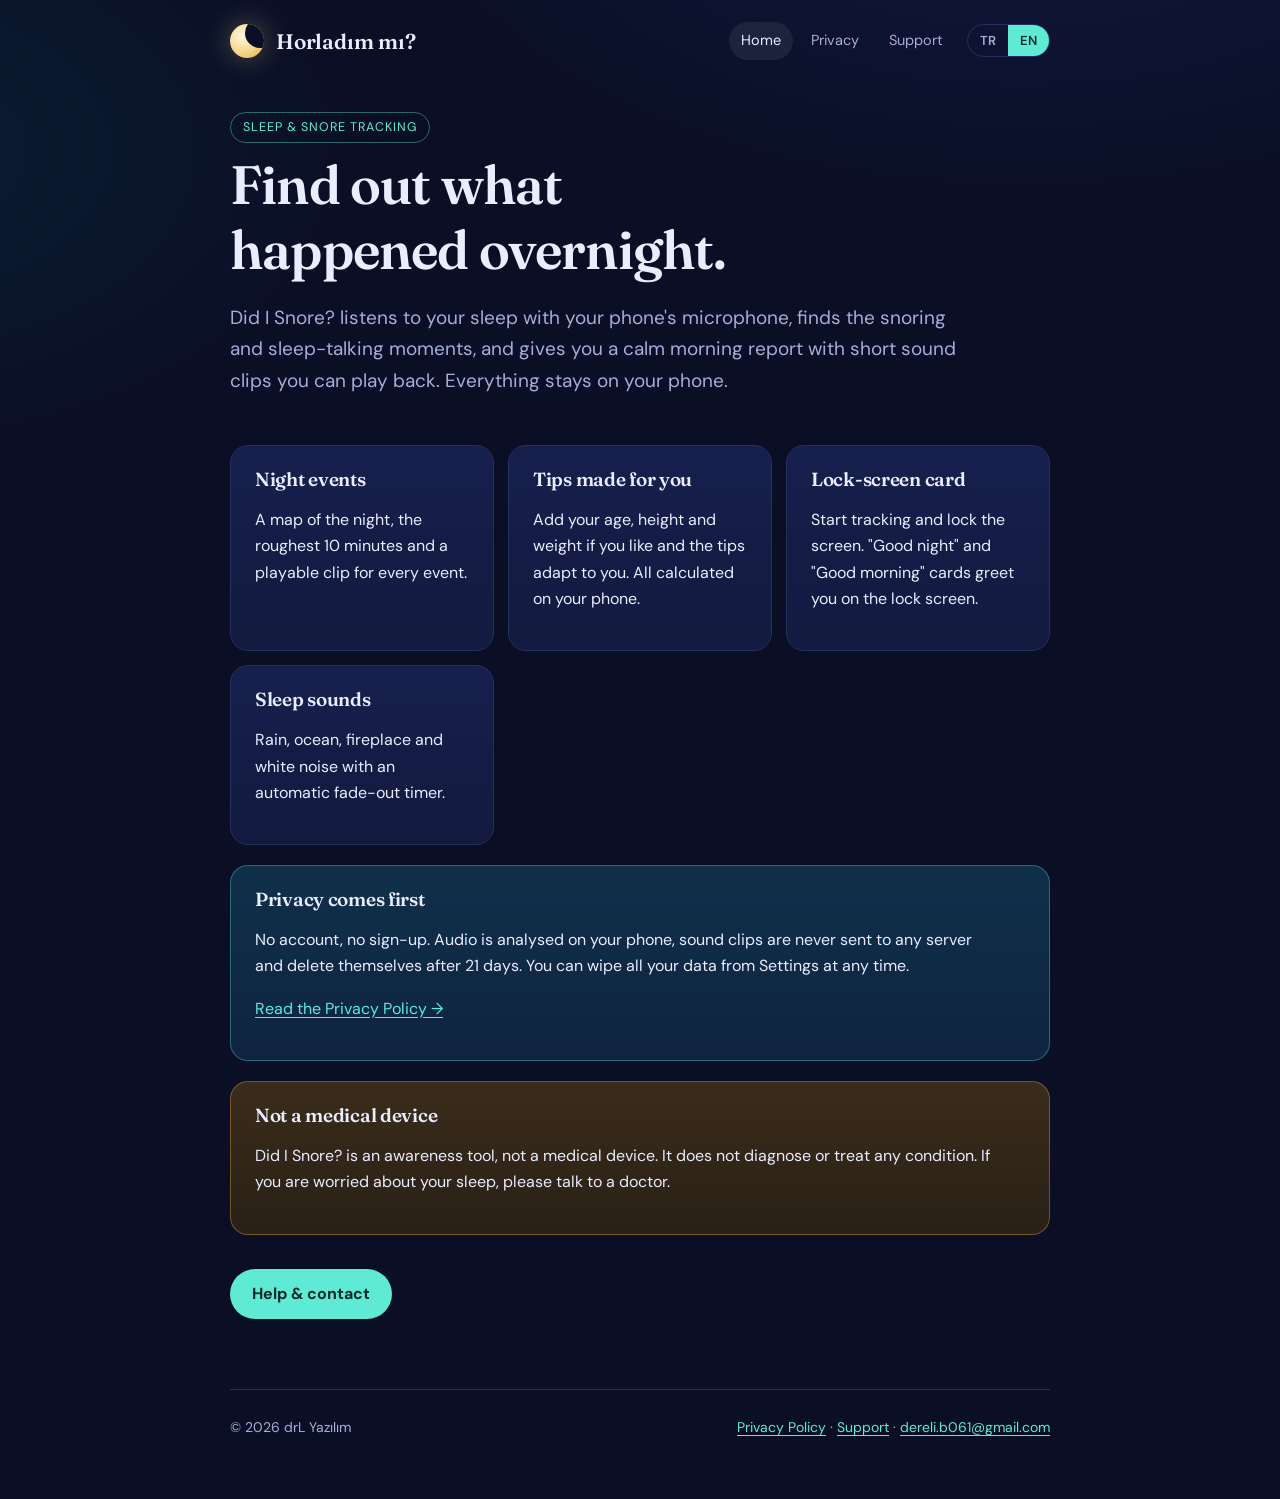
<file: index.html>
<!doctype html>
<html lang="tr" data-lang="tr" data-title-tr="Horladım mı? – Uyku ve horlama takibi" data-title-en="Did I Snore? – Sleep & snore tracker">
<head>
<meta charset="utf-8">
<meta name="viewport" content="width=device-width,initial-scale=1,viewport-fit=cover">
<title>Horladım mı? – Uyku ve horlama takibi</title>
<meta name="description" content="Horladım mı? uyku ve horlama takip uygulaması. Gizlilik odaklı, cihaz içi analiz.">
<meta name="theme-color" content="#0a0f26">
<link rel="preconnect" href="https://fonts.googleapis.com"><link rel="preconnect" href="https://fonts.gstatic.com" crossorigin><link href="https://fonts.googleapis.com/css2?family=DM+Sans:wght@400;500;700&family=Fraunces:opsz,wght@9..144,500;9..144,600&display=swap" rel="stylesheet">
<link rel="stylesheet" href="style.css">
<script src="lang.js"></script>
</head>
<body>
<div class="wrap">
<header class="top">
  <a class="brand" href="index.html"><span class="moon"></span>Horladım mı?</a>
  <nav class="menu"><a href="index.html" class="on"><span data-l="tr">Ana sayfa</span><span data-l="en">Home</span></a><a href="privacy.html"><span data-l="tr">Gizlilik</span><span data-l="en">Privacy</span></a><a href="support.html"><span data-l="tr">Destek</span><span data-l="en">Support</span></a>
    <span class="lang"><button data-set="tr" type="button">TR</button><button data-set="en" type="button">EN</button></span>
  </nav>
</header>
<main>

<section style="padding:30px 0 10px">
  <span class="pill"><span data-l="tr">Uyku ve horlama takibi</span><span data-l="en">Sleep &amp; snore tracking</span></span>
  <h1><span data-l="tr">Gece boyunca ne oldu, sabah öğren.</span><span data-l="en">Find out what happened overnight.</span></h1>
  <p class="lead"><span data-l="tr">Horladım mı? uykunu telefonun mikrofonuyla dinler, horlama ve uykuda konuşma anlarını bulur, sabah sana sakin bir rapor ve dinleyebileceğin kısa ses klipleri sunar. Her şey telefonunda kalır.</span><span data-l="en">Did I Snore? listens to your sleep with your phone's microphone, finds the snoring and sleep-talking moments, and gives you a calm morning report with short sound clips you can play back. Everything stays on your phone.</span></p>
</section>

<div class="grid">
  <div class="card"><h3><span data-l="tr">Gecenin olayları</span><span data-l="en">Night events</span></h3><p><span data-l="tr">Gece haritası, en yoğun 10 dakika ve her olay için dinlenebilir klip.</span><span data-l="en">A map of the night, the roughest 10 minutes and a playable clip for every event.</span></p></div>
  <div class="card"><h3><span data-l="tr">Sana göre öneriler</span><span data-l="en">Tips made for you</span></h3><p><span data-l="tr">İstersen yaş, boy ve kilonu gir; öneriler sana göre kişiselleşsin. Hesaplama telefonunda yapılır.</span><span data-l="en">Add your age, height and weight if you like and the tips adapt to you. All calculated on your phone.</span></p></div>
  <div class="card"><h3><span data-l="tr">Kilit ekranı kartı</span><span data-l="en">Lock-screen card</span></h3><p><span data-l="tr">Takibi başlat, ekranı kilitle. "İyi uykular" ve "Günaydın" kartları kilit ekranında seni karşılar.</span><span data-l="en">Start tracking and lock the screen. "Good night" and "Good morning" cards greet you on the lock screen.</span></p></div>
  <div class="card"><h3><span data-l="tr">Uyku sesleri</span><span data-l="en">Sleep sounds</span></h3><p><span data-l="tr">Yağmur, okyanus, şömine ve beyaz gürültü gibi sakinleştirici sesler, otomatik kapanma zamanlayıcısıyla.</span><span data-l="en">Rain, ocean, fireplace and white noise with an automatic fade-out timer.</span></p></div>
</div>

<div class="card good">
  <h3 style="margin-top:0"><span data-l="tr">Gizlilik önce gelir</span><span data-l="en">Privacy comes first</span></h3>
  <p><span data-l="tr">Hesap yok, kayıt yok. Ses analizi telefonunda yapılır, ses klipleri hiçbir sunucuya gönderilmez ve 21 gün sonra kendiliğinden silinir. İstediğin an Ayarlar'dan tüm verilerini silebilirsin.</span><span data-l="en">No account, no sign-up. Audio is analysed on your phone, sound clips are never sent to any server and delete themselves after 21 days. You can wipe all your data from Settings at any time.</span></p>
  <p><a href="privacy.html"><span data-l="tr">Gizlilik Politikasını oku →</span><span data-l="en">Read the Privacy Policy →</span></a></p>
</div>

<div class="card warn">
  <h3 style="margin-top:0"><span data-l="tr">Tıbbi cihaz değildir</span><span data-l="en">Not a medical device</span></h3>
  <p><span data-l="tr">Horladım mı? bir sağlık uygulaması değil, bir farkındalık aracıdır. Hastalık teşhisi koymaz, tedavi önermez. Uykunla ilgili bir kaygın varsa bir hekime danış.</span><span data-l="en">Did I Snore? is an awareness tool, not a medical device. It does not diagnose or treat any condition. If you are worried about your sleep, please talk to a doctor.</span></p>
</div>

<p style="margin-top:34px"><a class="btn" href="support.html"><span data-l="tr">Yardım ve iletişim</span><span data-l="en">Help &amp; contact</span></a></p>

</main>
<footer>
  <span>© 2026 drL Yazılım</span>
  <span><a href="privacy.html"><span data-l="tr">Gizlilik Politikası</span><span data-l="en">Privacy Policy</span></a> · <a href="support.html"><span data-l="tr">Destek</span><span data-l="en">Support</span></a> · <a href="mailto:dereli.b061@gmail.com">dereli.b061@gmail.com</a></span>
</footer>
</div>
</body>
</html>
</file>
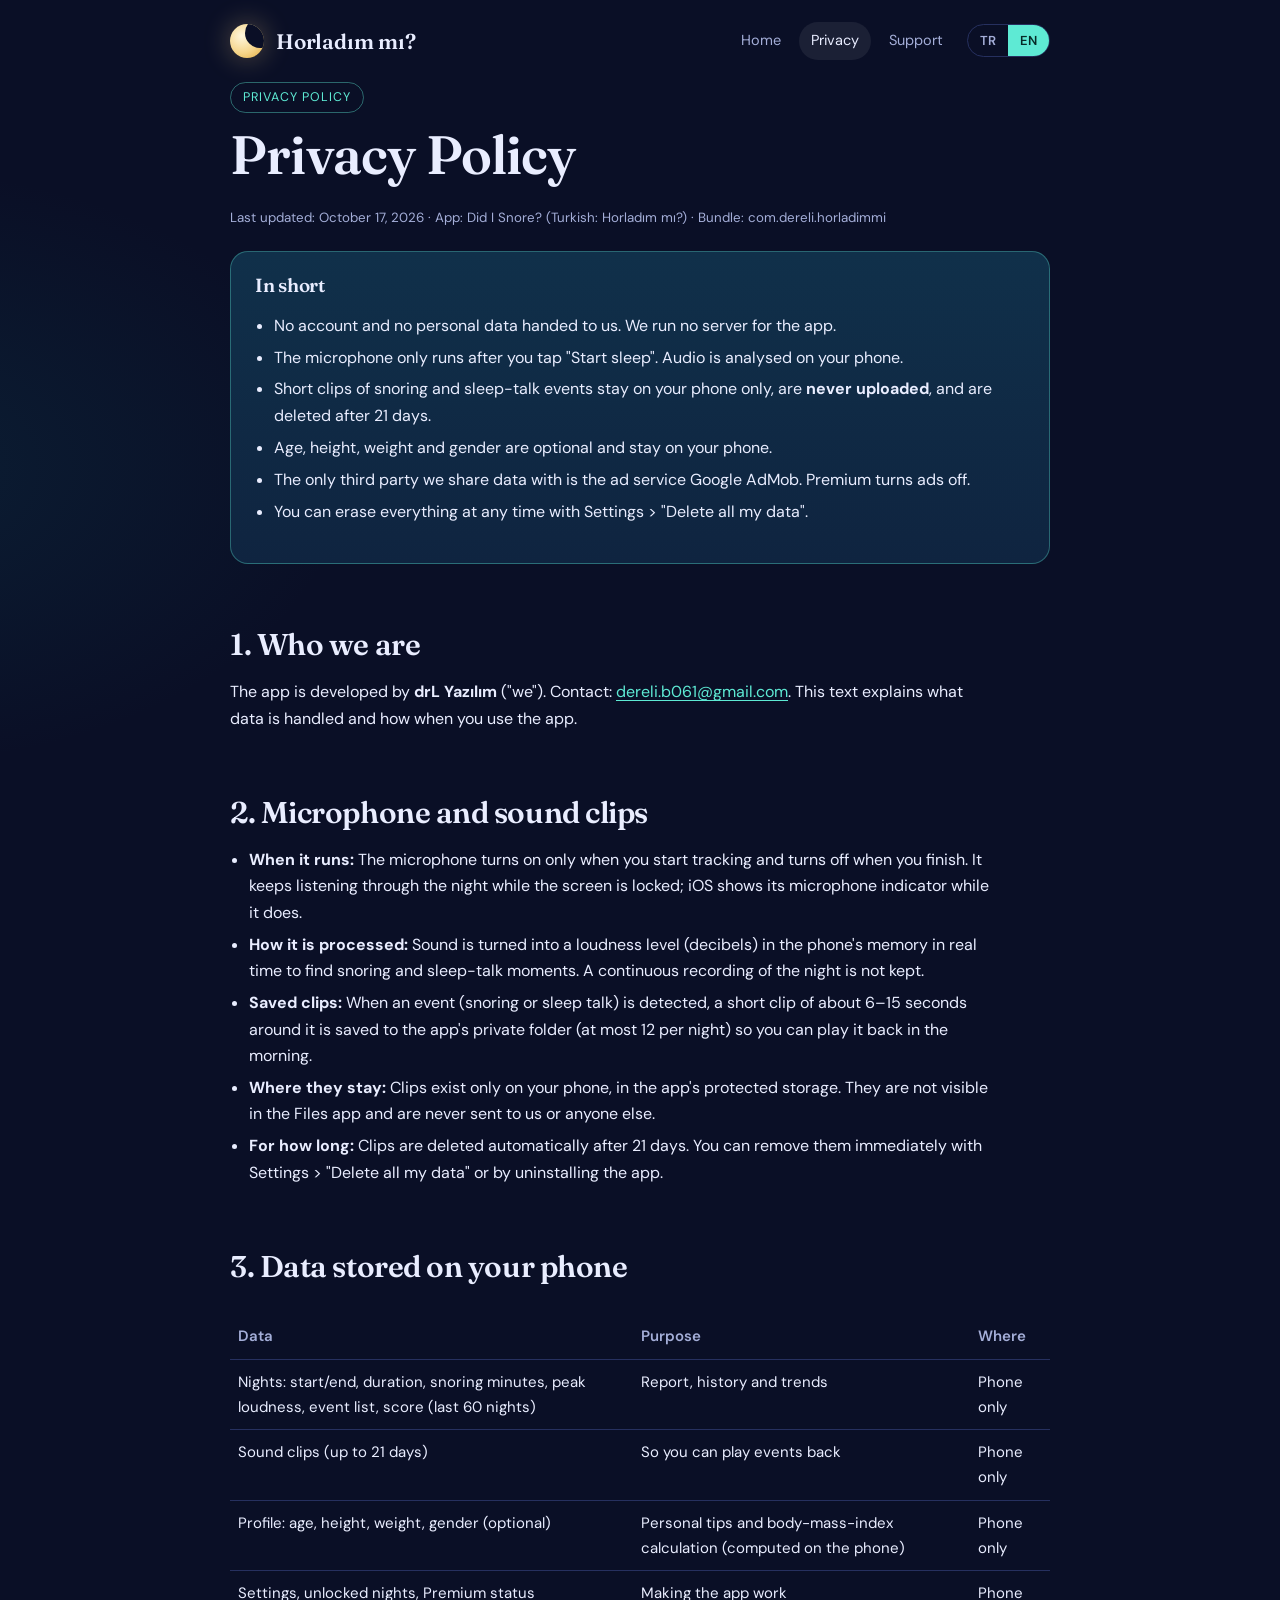
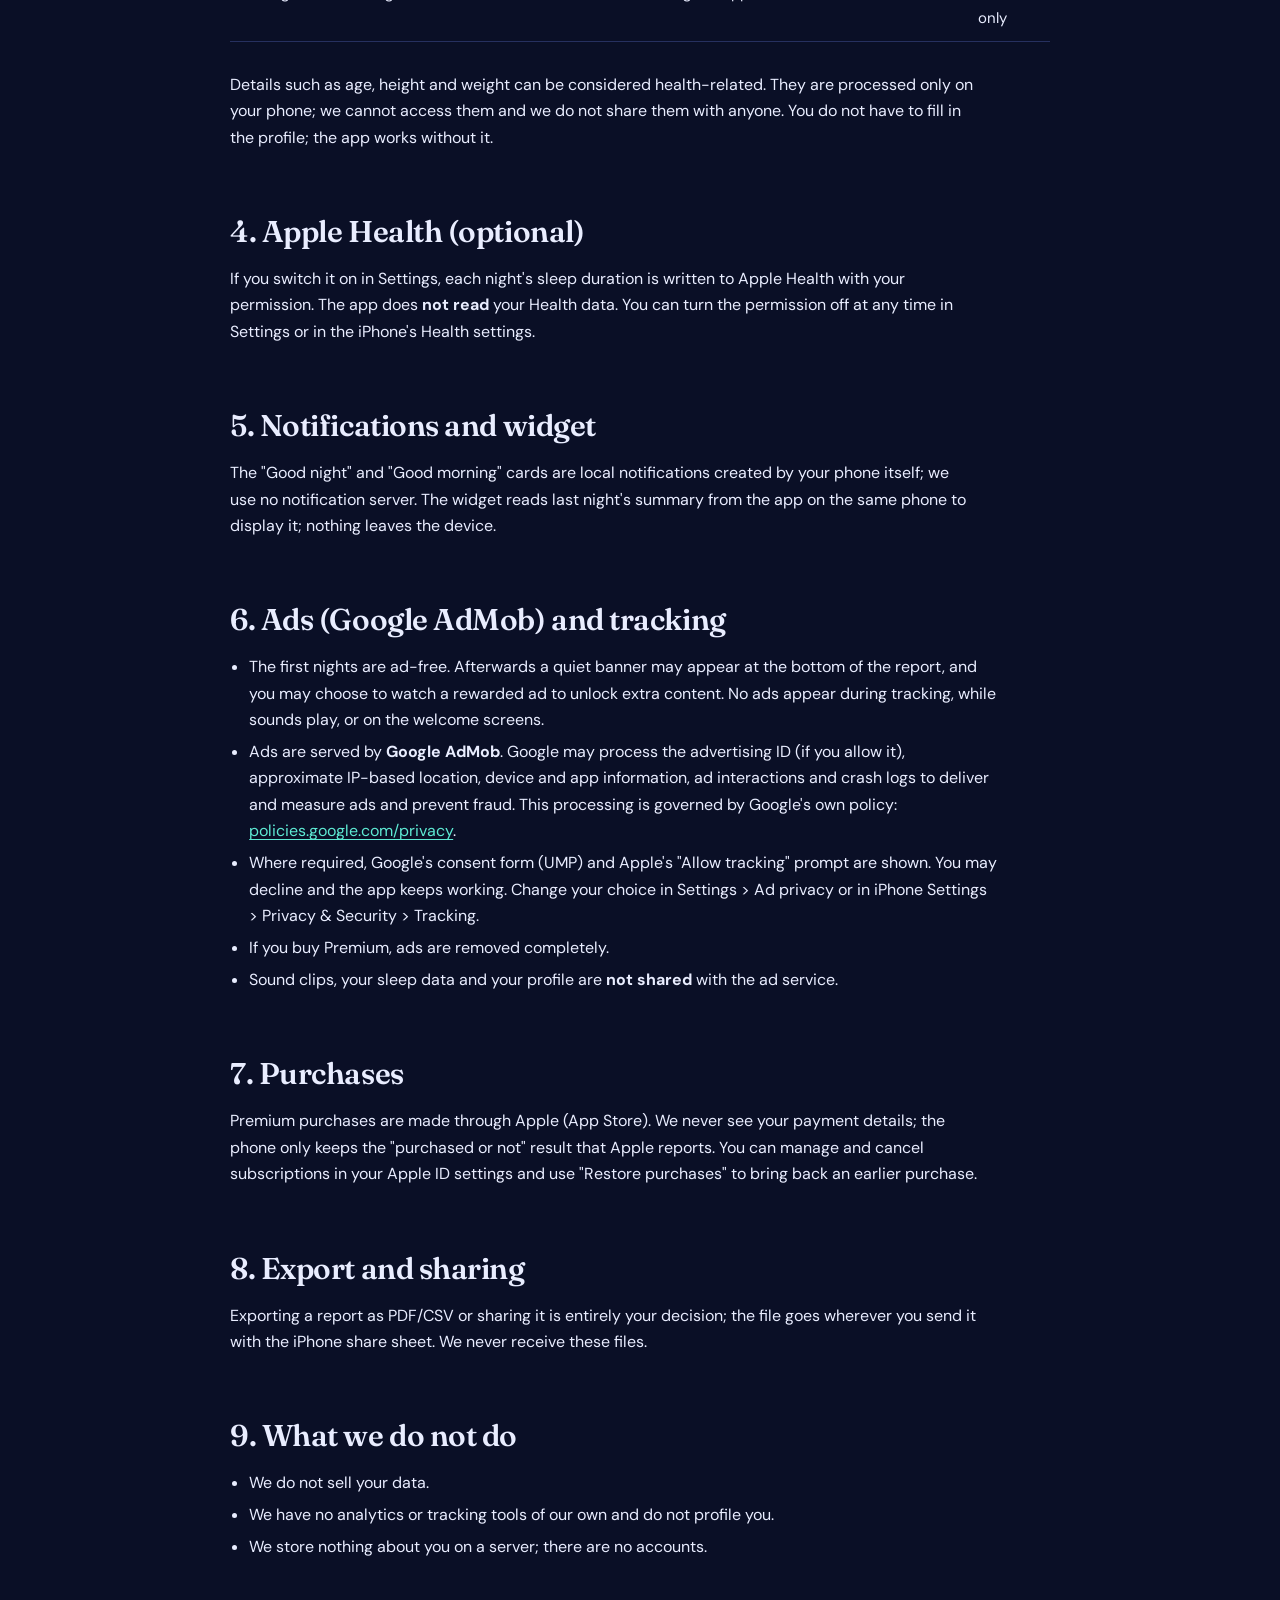
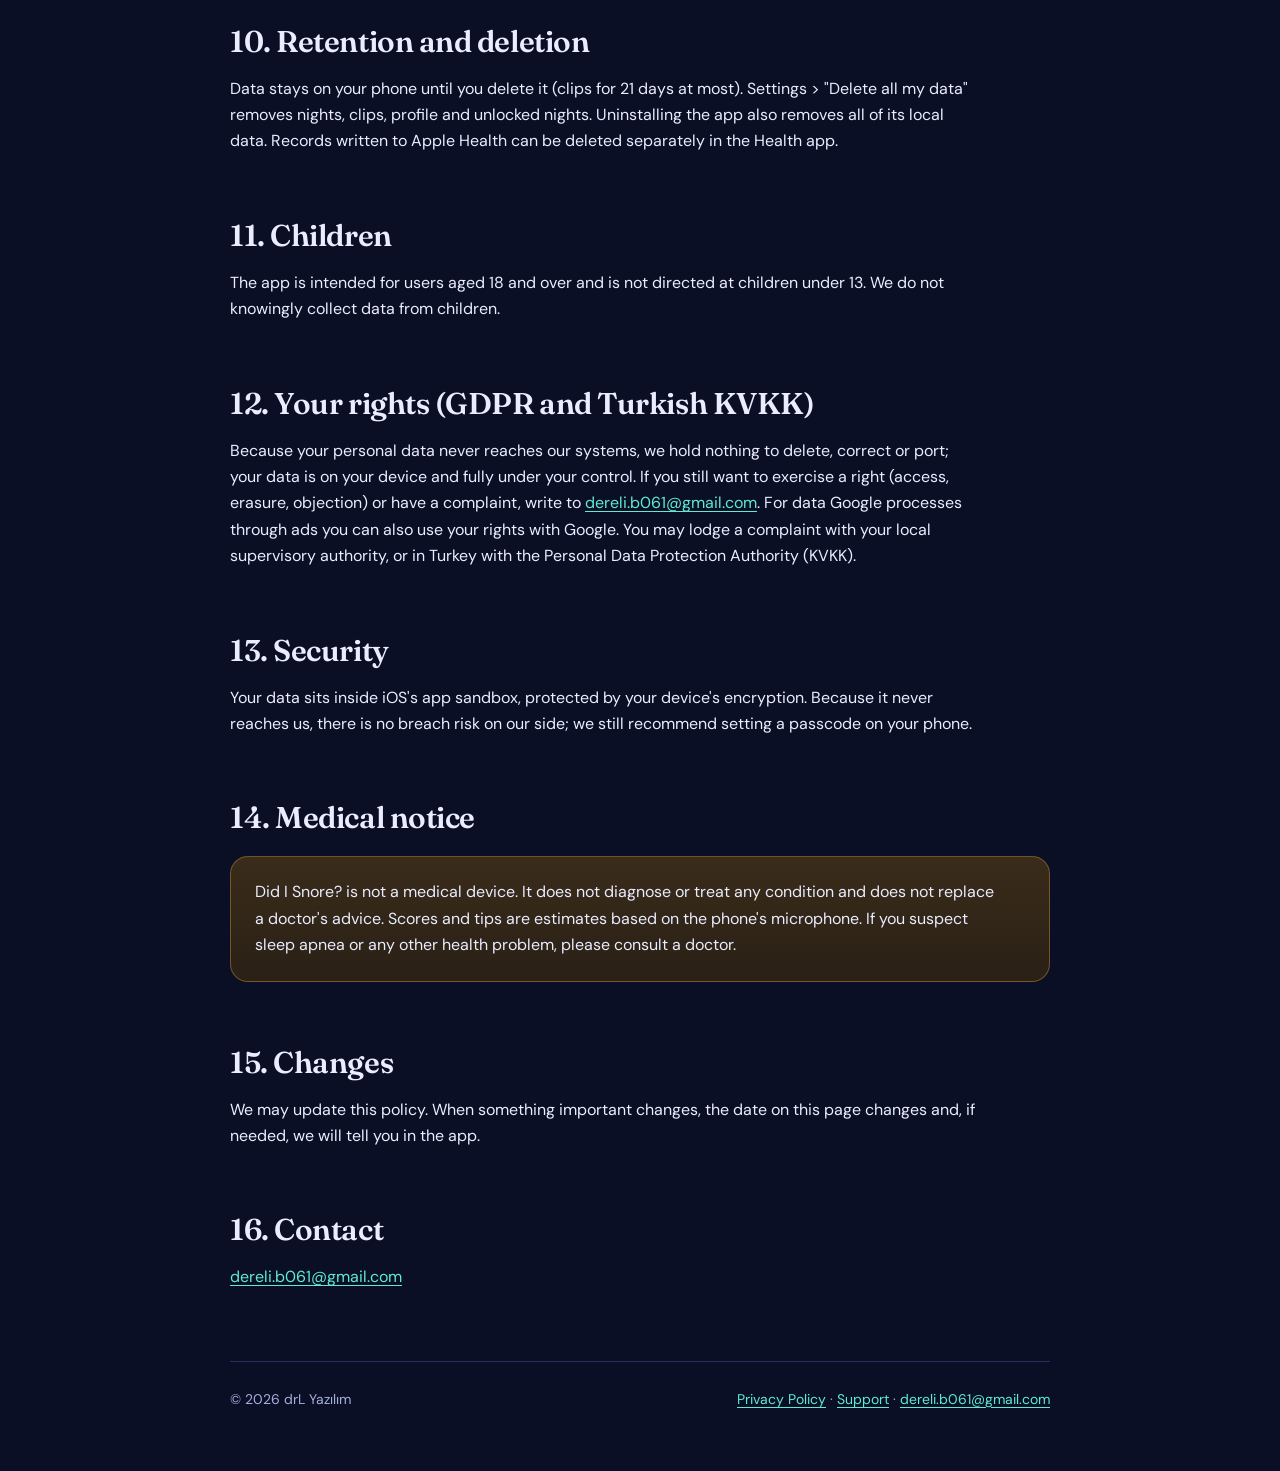
<file: privacy.html>
<!doctype html>
<html lang="tr" data-lang="tr" data-title-tr="Gizlilik Politikası – Horladım mı?" data-title-en="Privacy Policy – Did I Snore?">
<head>
<meta charset="utf-8">
<meta name="viewport" content="width=device-width,initial-scale=1,viewport-fit=cover">
<title>Gizlilik Politikası – Horladım mı?</title>
<meta name="description" content="Horladım mı? gizlilik politikası: mikrofon, ses klipleri, profil, reklamlar ve verilerini silme.">
<meta name="theme-color" content="#0a0f26">
<link rel="preconnect" href="https://fonts.googleapis.com"><link rel="preconnect" href="https://fonts.gstatic.com" crossorigin><link href="https://fonts.googleapis.com/css2?family=DM+Sans:wght@400;500;700&family=Fraunces:opsz,wght@9..144,500;9..144,600&display=swap" rel="stylesheet">
<link rel="stylesheet" href="style.css">
<script src="lang.js"></script>
</head>
<body>
<div class="wrap">
<header class="top">
  <a class="brand" href="index.html"><span class="moon"></span>Horladım mı?</a>
  <nav class="menu"><a href="index.html"><span data-l="tr">Ana sayfa</span><span data-l="en">Home</span></a><a href="privacy.html" class="on"><span data-l="tr">Gizlilik</span><span data-l="en">Privacy</span></a><a href="support.html"><span data-l="tr">Destek</span><span data-l="en">Support</span></a>
    <span class="lang"><button data-set="tr" type="button">TR</button><button data-set="en" type="button">EN</button></span>
  </nav>
</header>
<main>

<div data-l="tr">
<span class="pill">Gizlilik Politikası</span>
<h1>Gizlilik Politikası</h1>
<small class="upd">Son güncelleme: 17 Ekim 2026 · Uygulama: Horladım mı? (İngilizce: Did I Snore?) · Paket: com.dereli.horladimmi</small>

<div class="card good">
<h3 style="margin-top:0">Kısaca</h3>
<ul>
<li>Hesap açmazsın, bize kişisel veri vermezsin. Bizim işlettiğimiz bir sunucu yok.</li>
<li>Mikrofon yalnızca sen "Uykuyu başlat"a basınca çalışır. Ses telefonunda analiz edilir.</li>
<li>Horlama ve uykuda konuşma anlarının kısa klipleri yalnızca telefonunda saklanır, <b>hiçbir yere yüklenmez</b>, 21 gün sonra silinir.</li>
<li>Yaş, boy, kilo ve cinsiyet isteğe bağlıdır ve yalnızca telefonunda durur.</li>
<li>Veri paylaştığımız tek üçüncü taraf reklam hizmeti Google AdMob'dur. Reklamsız Premium ile kapatabilirsin.</li>
<li>İstediğin an Ayarlar &gt; "Tüm verilerimi sil" ile her şeyi silebilirsin.</li>
</ul>
</div>

<h2>1. Biz kimiz</h2>
<p>Uygulamanın geliştiricisi <b>drL Yazılım</b>'dır ("biz"). İletişim: <a href="mailto:dereli.b061@gmail.com">dereli.b061@gmail.com</a>. Bu metin, uygulamayı kullandığında hangi verinin nasıl işlendiğini anlatır.</p>

<h2>2. Mikrofon ve ses klipleri</h2>
<ul>
<li><b>Ne zaman çalışır:</b> Mikrofon yalnızca sen takibi başlattığında açılır, sen bitirdiğinde kapanır. Gece boyunca ekran kilitliyken de dinlemeye devam eder; bu sırada iPhone mikrofon göstergesini gösterir.</li>
<li><b>Nasıl işlenir:</b> Ses, telefonun belleğinde anlık olarak ses seviyesine (desibel) çevrilir ve horlama / uykuda konuşma anları bulunur. Sürekli bir ses kaydı tutulmaz.</li>
<li><b>Kliplerin saklanması:</b> Bir olay (horlama veya uykuda konuşma) tespit edildiğinde, o olayın çevresindeki yaklaşık 6–15 saniyelik kısa bir klip uygulamanın özel klasörüne kaydedilir (gece başına en fazla 12). Böylece sabah kendi sesini dinleyebilirsin.</li>
<li><b>Nerede kalır:</b> Klipler yalnızca telefonundadır. Dosyalar uygulamanın korumalı alanında durur, Dosyalar uygulamasında görünmez, bize ya da başka birine gönderilmez.</li>
<li><b>Ne kadar süre:</b> Klipler 21 gün sonra otomatik silinir. Ayarlar &gt; "Tüm verilerimi sil" ile ya da uygulamayı kaldırarak hemen silebilirsin.</li>
</ul>

<h2>3. Telefonunda saklanan veriler</h2>
<div class="tbl"><table>
<tr><th>Veri</th><th>Ne için</th><th>Nerede</th></tr>
<tr><td>Geceler: başlangıç/bitiş, süre, horlama dakikaları, en yüksek ses seviyesi, olay listesi, skor (son 60 gece)</td><td>Rapor, geçmiş ve trendler</td><td>Yalnızca telefon</td></tr>
<tr><td>Ses klipleri (en fazla 21 gün)</td><td>Olayları dinlemen için</td><td>Yalnızca telefon</td></tr>
<tr><td>Profil: yaş, boy, kilo, cinsiyet (isteğe bağlı)</td><td>Kişisel öneriler ve vücut kitle indeksi hesabı (telefonda hesaplanır)</td><td>Yalnızca telefon</td></tr>
<tr><td>Ayarlar, açılmış geceler, Premium durumu</td><td>Uygulamanın çalışması</td><td>Yalnızca telefon</td></tr>
</table></div>
<p>Yaş, boy ve kilo gibi bilgiler sağlıkla ilgili sayılabilir. Bunlar yalnızca senin telefonunda işlenir, biz bunlara erişemeyiz ve herhangi biriyle paylaşmayız. Profil doldurmak zorunda değilsin; uygulama onsuz da çalışır.</p>

<h2>4. Apple Sağlık (isteğe bağlı)</h2>
<p>Ayarlar'dan açarsan, her gecenin uyku süresi senin iznin ve onayınla Apple Sağlık'a yazılır. Uygulama Sağlık verilerini <b>okumaz</b>. İstediğin an Ayarlar'dan ya da iPhone'un Sağlık ayarlarından izni kapatabilirsin.</p>

<h2>5. Bildirimler ve widget</h2>
<p>"İyi uykular" ve "Günaydın" kartları telefonun kendi yerel bildirimleridir; bir bildirim sunucusu kullanmayız. Widget, dünkü gecenin özetini göstermek için verileri aynı telefondaki uygulamadan okur; dışarı çıkmaz.</p>

<h2>6. Reklamlar (Google AdMob) ve izleme</h2>
<ul>
<li>İlk geceler reklamsızdır. Sonrasında rapor ekranının altında sakin bir banner gösterilebilir ve istersen ek bir bölümü açmak için ödüllü reklam izleyebilirsin. Takip sırasında, ses çalarken ve karşılama ekranlarında reklam gösterilmez.</li>
<li>Reklamlar <b>Google AdMob</b> tarafından sunulur. Google; reklam kimliğini (izin verirsen), yaklaşık IP konumunu, cihaz ve uygulama bilgilerini, reklam etkileşimlerini ve hata kayıtlarını reklam sunmak, ölçmek ve dolandırıcılığı önlemek için işleyebilir. Bu işleme Google'ın kendi politikasına tabidir: <a href="https://policies.google.com/privacy">policies.google.com/privacy</a>.</li>
<li>Gerektiğinde Google'ın izin formu (UMP) ve Apple'ın "İzlemeye izin ver" sorusu gösterilir. Reddedebilirsin; uygulama yine çalışır. Seçimini Ayarlar &gt; Reklam gizliliği ya da iPhone Ayarlar &gt; Gizlilik ve Güvenlik &gt; İzleme bölümünden değiştirebilirsin.</li>
<li>Premium satın alırsan reklamlar tamamen kapanır.</li>
<li>Ses klipleri, uyku verilerin ve profilin reklam hizmetiyle <b>paylaşılmaz</b>.</li>
</ul>

<h2>7. Satın alımlar</h2>
<p>Premium satın alımları Apple (App Store) üzerinden yapılır. Ödeme bilgini görmeyiz; yalnızca Apple'ın bize ilettiği "satın alındı mı" bilgisini telefonunda tutarız. Abonelikleri Apple Kimliği ayarlarından yönetebilir ve iptal edebilirsin. "Satın alımları geri yükle" ile eski satın alımını geri getirebilirsin.</p>

<h2>8. Dışa aktarma ve paylaşma</h2>
<p>Raporu PDF/CSV olarak dışa aktarmak ya da paylaşmak tamamen senin kararındır; dosya iPhone'un paylaşım menüsüyle senin seçtiğin yere gider. Biz bu dosyaları almayız.</p>

<h2>9. Yapmadıklarımız</h2>
<ul>
<li>Verini satmayız.</li>
<li>Kendi analiz veya takip aracımız yoktur; seni profillemeyiz.</li>
<li>Verini bir sunucuda saklamayız; hesabın yoktur.</li>
</ul>

<h2>10. Saklama ve silme</h2>
<p>Veriler yalnızca sen silene kadar (klipler en fazla 21 gün) telefonunda durur. Ayarlar &gt; "Tüm verilerimi sil" geceleri, klipleri, profili ve açılmış geceleri siler. Uygulamayı kaldırdığında uygulamanın bütün yerel verileri de silinir. Apple Sağlık'a yazılan kayıtları Sağlık uygulamasından ayrıca silebilirsin.</p>

<h2>11. Çocuklar</h2>
<p>Uygulama 18 yaş ve üzeri kullanıcılar içindir, 13 yaşın altındaki çocuklara yönelik değildir. Çocuklardan bilerek veri toplamayız.</p>

<h2>12. Hakların (KVKK ve GDPR)</h2>
<p>Kişisel verilerin bizim sistemlerimize ulaşmadığı için bizde silinecek, düzeltilecek veya taşınacak bir kaydın yoktur; verilerin senin cihazındadır ve onlara tam kontrolün vardır. Yine de erişim, silme, itiraz gibi hak taleplerin veya şikâyetin olursa <a href="mailto:dereli.b061@gmail.com">dereli.b061@gmail.com</a> adresine yaz. Reklam hizmeti kapsamında Google'ın işlediği veriler için ilgili haklarını Google üzerinden de kullanabilirsin. AB/AEA'da yetkili denetim kurumuna, Türkiye'de Kişisel Verileri Koruma Kurumu'na başvurma hakkın saklıdır.</p>

<h2>13. Güvenlik</h2>
<p>Verilerin iOS'un uygulama korumalı alanında, cihazının şifrelemesi altında durur. Bize ulaşmadığı için bizim tarafımızda bir veri ihlali riski yoktur; yine de telefonuna kilit koymanı öneririz.</p>

<h2>14. Tıbbi uyarı</h2>
<div class="card warn"><p style="margin:0">Horladım mı? tıbbi bir cihaz değildir; hastalık teşhis etmez, tedavi etmez, hekim tavsiyesinin yerine geçmez. Gösterilen skorlar ve öneriler, telefon mikrofonuna dayalı tahminlerdir. Uyku apnesi ya da başka bir sağlık sorunundan şüpheleniyorsan bir hekime başvur.</p></div>

<h2>15. Değişiklikler</h2>
<p>Bu politikayı güncelleyebiliriz. Önemli bir değişiklik olduğunda bu sayfanın tarihi değişir ve gerekirse uygulama içinde duyururuz.</p>

<h2>16. İletişim</h2>
<p><a href="mailto:dereli.b061@gmail.com">dereli.b061@gmail.com</a></p>
</div>

<div data-l="en">
<span class="pill">Privacy Policy</span>
<h1>Privacy Policy</h1>
<small class="upd">Last updated: October 17, 2026 · App: Did I Snore? (Turkish: Horladım mı?) · Bundle: com.dereli.horladimmi</small>

<div class="card good">
<h3 style="margin-top:0">In short</h3>
<ul>
<li>No account and no personal data handed to us. We run no server for the app.</li>
<li>The microphone only runs after you tap "Start sleep". Audio is analysed on your phone.</li>
<li>Short clips of snoring and sleep-talk events stay on your phone only, are <b>never uploaded</b>, and are deleted after 21 days.</li>
<li>Age, height, weight and gender are optional and stay on your phone.</li>
<li>The only third party we share data with is the ad service Google AdMob. Premium turns ads off.</li>
<li>You can erase everything at any time with Settings &gt; "Delete all my data".</li>
</ul>
</div>

<h2>1. Who we are</h2>
<p>The app is developed by <b>drL Yazılım</b> ("we"). Contact: <a href="mailto:dereli.b061@gmail.com">dereli.b061@gmail.com</a>. This text explains what data is handled and how when you use the app.</p>

<h2>2. Microphone and sound clips</h2>
<ul>
<li><b>When it runs:</b> The microphone turns on only when you start tracking and turns off when you finish. It keeps listening through the night while the screen is locked; iOS shows its microphone indicator while it does.</li>
<li><b>How it is processed:</b> Sound is turned into a loudness level (decibels) in the phone's memory in real time to find snoring and sleep-talk moments. A continuous recording of the night is not kept.</li>
<li><b>Saved clips:</b> When an event (snoring or sleep talk) is detected, a short clip of about 6–15 seconds around it is saved to the app's private folder (at most 12 per night) so you can play it back in the morning.</li>
<li><b>Where they stay:</b> Clips exist only on your phone, in the app's protected storage. They are not visible in the Files app and are never sent to us or anyone else.</li>
<li><b>For how long:</b> Clips are deleted automatically after 21 days. You can remove them immediately with Settings &gt; "Delete all my data" or by uninstalling the app.</li>
</ul>

<h2>3. Data stored on your phone</h2>
<div class="tbl"><table>
<tr><th>Data</th><th>Purpose</th><th>Where</th></tr>
<tr><td>Nights: start/end, duration, snoring minutes, peak loudness, event list, score (last 60 nights)</td><td>Report, history and trends</td><td>Phone only</td></tr>
<tr><td>Sound clips (up to 21 days)</td><td>So you can play events back</td><td>Phone only</td></tr>
<tr><td>Profile: age, height, weight, gender (optional)</td><td>Personal tips and body-mass-index calculation (computed on the phone)</td><td>Phone only</td></tr>
<tr><td>Settings, unlocked nights, Premium status</td><td>Making the app work</td><td>Phone only</td></tr>
</table></div>
<p>Details such as age, height and weight can be considered health-related. They are processed only on your phone; we cannot access them and we do not share them with anyone. You do not have to fill in the profile; the app works without it.</p>

<h2>4. Apple Health (optional)</h2>
<p>If you switch it on in Settings, each night's sleep duration is written to Apple Health with your permission. The app does <b>not read</b> your Health data. You can turn the permission off at any time in Settings or in the iPhone's Health settings.</p>

<h2>5. Notifications and widget</h2>
<p>The "Good night" and "Good morning" cards are local notifications created by your phone itself; we use no notification server. The widget reads last night's summary from the app on the same phone to display it; nothing leaves the device.</p>

<h2>6. Ads (Google AdMob) and tracking</h2>
<ul>
<li>The first nights are ad-free. Afterwards a quiet banner may appear at the bottom of the report, and you may choose to watch a rewarded ad to unlock extra content. No ads appear during tracking, while sounds play, or on the welcome screens.</li>
<li>Ads are served by <b>Google AdMob</b>. Google may process the advertising ID (if you allow it), approximate IP-based location, device and app information, ad interactions and crash logs to deliver and measure ads and prevent fraud. This processing is governed by Google's own policy: <a href="https://policies.google.com/privacy">policies.google.com/privacy</a>.</li>
<li>Where required, Google's consent form (UMP) and Apple's "Allow tracking" prompt are shown. You may decline and the app keeps working. Change your choice in Settings &gt; Ad privacy or in iPhone Settings &gt; Privacy &amp; Security &gt; Tracking.</li>
<li>If you buy Premium, ads are removed completely.</li>
<li>Sound clips, your sleep data and your profile are <b>not shared</b> with the ad service.</li>
</ul>

<h2>7. Purchases</h2>
<p>Premium purchases are made through Apple (App Store). We never see your payment details; the phone only keeps the "purchased or not" result that Apple reports. You can manage and cancel subscriptions in your Apple ID settings and use "Restore purchases" to bring back an earlier purchase.</p>

<h2>8. Export and sharing</h2>
<p>Exporting a report as PDF/CSV or sharing it is entirely your decision; the file goes wherever you send it with the iPhone share sheet. We never receive these files.</p>

<h2>9. What we do not do</h2>
<ul>
<li>We do not sell your data.</li>
<li>We have no analytics or tracking tools of our own and do not profile you.</li>
<li>We store nothing about you on a server; there are no accounts.</li>
</ul>

<h2>10. Retention and deletion</h2>
<p>Data stays on your phone until you delete it (clips for 21 days at most). Settings &gt; "Delete all my data" removes nights, clips, profile and unlocked nights. Uninstalling the app also removes all of its local data. Records written to Apple Health can be deleted separately in the Health app.</p>

<h2>11. Children</h2>
<p>The app is intended for users aged 18 and over and is not directed at children under 13. We do not knowingly collect data from children.</p>

<h2>12. Your rights (GDPR and Turkish KVKK)</h2>
<p>Because your personal data never reaches our systems, we hold nothing to delete, correct or port; your data is on your device and fully under your control. If you still want to exercise a right (access, erasure, objection) or have a complaint, write to <a href="mailto:dereli.b061@gmail.com">dereli.b061@gmail.com</a>. For data Google processes through ads you can also use your rights with Google. You may lodge a complaint with your local supervisory authority, or in Turkey with the Personal Data Protection Authority (KVKK).</p>

<h2>13. Security</h2>
<p>Your data sits inside iOS's app sandbox, protected by your device's encryption. Because it never reaches us, there is no breach risk on our side; we still recommend setting a passcode on your phone.</p>

<h2>14. Medical notice</h2>
<div class="card warn"><p style="margin:0">Did I Snore? is not a medical device. It does not diagnose or treat any condition and does not replace a doctor's advice. Scores and tips are estimates based on the phone's microphone. If you suspect sleep apnea or any other health problem, please consult a doctor.</p></div>

<h2>15. Changes</h2>
<p>We may update this policy. When something important changes, the date on this page changes and, if needed, we will tell you in the app.</p>

<h2>16. Contact</h2>
<p><a href="mailto:dereli.b061@gmail.com">dereli.b061@gmail.com</a></p>
</div>

</main>
<footer>
  <span>© 2026 drL Yazılım</span>
  <span><a href="privacy.html"><span data-l="tr">Gizlilik Politikası</span><span data-l="en">Privacy Policy</span></a> · <a href="support.html"><span data-l="tr">Destek</span><span data-l="en">Support</span></a> · <a href="mailto:dereli.b061@gmail.com">dereli.b061@gmail.com</a></span>
</footer>
</div>
</body>
</html>
</file>
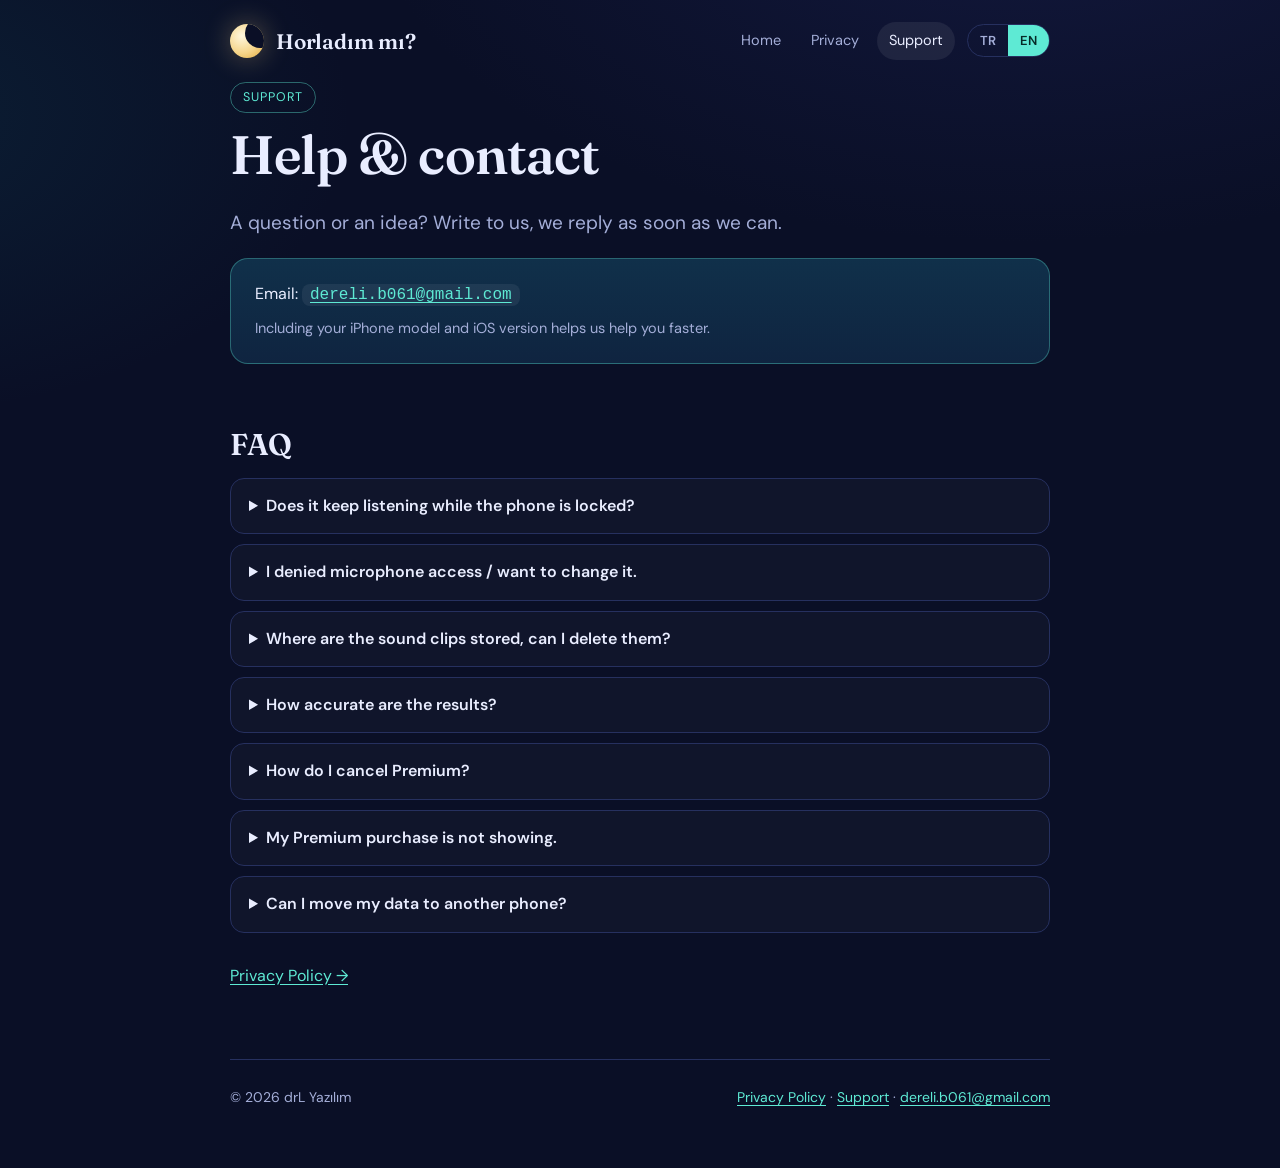
<file: support.html>
<!doctype html>
<html lang="tr" data-lang="tr" data-title-tr="Destek – Horladım mı?" data-title-en="Support – Did I Snore?">
<head>
<meta charset="utf-8">
<meta name="viewport" content="width=device-width,initial-scale=1,viewport-fit=cover">
<title>Destek – Horladım mı?</title>
<meta name="description" content="Horladım mı? destek sayfası: iletişim ve sık sorulan sorular.">
<meta name="theme-color" content="#0a0f26">
<link rel="preconnect" href="https://fonts.googleapis.com"><link rel="preconnect" href="https://fonts.gstatic.com" crossorigin><link href="https://fonts.googleapis.com/css2?family=DM+Sans:wght@400;500;700&family=Fraunces:opsz,wght@9..144,500;9..144,600&display=swap" rel="stylesheet">
<link rel="stylesheet" href="style.css">
<script src="lang.js"></script>
</head>
<body>
<div class="wrap">
<header class="top">
  <a class="brand" href="index.html"><span class="moon"></span>Horladım mı?</a>
  <nav class="menu"><a href="index.html"><span data-l="tr">Ana sayfa</span><span data-l="en">Home</span></a><a href="privacy.html"><span data-l="tr">Gizlilik</span><span data-l="en">Privacy</span></a><a href="support.html" class="on"><span data-l="tr">Destek</span><span data-l="en">Support</span></a>
    <span class="lang"><button data-set="tr" type="button">TR</button><button data-set="en" type="button">EN</button></span>
  </nav>
</header>
<main>

<span class="pill"><span data-l="tr">Destek</span><span data-l="en">Support</span></span>
<h1><span data-l="tr">Yardım ve iletişim</span><span data-l="en">Help &amp; contact</span></h1>
<p class="lead"><span data-l="tr">Bir sorunun ya da önerin mi var? Yaz, en kısa sürede dönüyoruz.</span><span data-l="en">A question or an idea? Write to us, we reply as soon as we can.</span></p>
<div class="card good"><p style="margin:0"><span data-l="tr">E-posta:</span><span data-l="en">Email:</span> <a class="mail" href="mailto:dereli.b061@gmail.com">dereli.b061@gmail.com</a></p>
<p style="margin:8px 0 0;color:var(--mute);font-size:14.5px"><span data-l="tr">Yazarken iPhone modelini ve iOS sürümünü eklersen daha hızlı yardımcı oluruz.</span><span data-l="en">Including your iPhone model and iOS version helps us help you faster.</span></p></div>

<h2><span data-l="tr">Sık sorulanlar</span><span data-l="en">FAQ</span></h2>
<div data-l="tr"><details><summary>Telefon kilitliyken dinlemeye devam ediyor mu?</summary><p>Evet. Takibi başlatıp ekranı kilitleyebilirsin; uygulama arka planda dinlemeye devam eder. En güvenlisi telefonu şarja takmak ve uygulamayı kapatmamaktır (uygulama değiştiriciden kaydırıp kapatma).</p></details><details><summary>Mikrofon izni vermedim / geri almak istiyorum.</summary><p>iPhone Ayarlar &gt; Horladım mı? &gt; Mikrofon bölümünden izni aç veya kapat.</p></details><details><summary>Ses klipleri nerede duruyor, silebilir miyim?</summary><p>Klipler yalnızca telefonunda durur ve 21 gün sonra kendiliğinden silinir. Hepsini hemen silmek için Ayarlar &gt; "Tüm verilerimi sil".</p></details><details><summary>Sonuçlar ne kadar doğru?</summary><p>Sonuçlar telefon mikrofonuna dayalı tahminlerdir. Telefonu yatağa yakın (yaklaşık 1–2 metre), mikrofonu kapatmayacak şekilde koy. Uygulama tıbbi bir cihaz değildir.</p></details><details><summary>Premium nasıl iptal edilir?</summary><p>iPhone Ayarlar &gt; en üstteki adın &gt; Abonelikler bölümünden iptal edebilirsin. İptalden sonra dönem sonuna kadar Premium açık kalır.</p></details><details><summary>Satın aldığım Premium görünmüyor.</summary><p>Premium ekranında "Satın alımları geri yükle"ye dokun. Aynı Apple Kimliğiyle giriş yapmış olmalısın. Sorun sürerse bize yaz.</p></details><details><summary>Verilerimi başka telefona taşıyabilir miyim?</summary><p>Veriler yalnızca bu telefondadır. Raporu PDF/CSV olarak dışa aktarabilirsin (Premium).</p></details></div>
<div data-l="en"><details><summary>Does it keep listening while the phone is locked?</summary><p>Yes. Start tracking and lock the screen; the app keeps listening in the background. The safest setup is to plug the phone in and not swipe the app away in the app switcher.</p></details><details><summary>I denied microphone access / want to change it.</summary><p>Open iPhone Settings &gt; Did I Snore? &gt; Microphone and switch it on or off.</p></details><details><summary>Where are the sound clips stored, can I delete them?</summary><p>Clips stay only on your phone and delete themselves after 21 days. To remove everything now use Settings &gt; "Delete all my data".</p></details><details><summary>How accurate are the results?</summary><p>Results are estimates based on the phone's microphone. Place the phone within about 1–2 metres of the bed with the microphone uncovered. The app is not a medical device.</p></details><details><summary>How do I cancel Premium?</summary><p>Go to iPhone Settings &gt; your name &gt; Subscriptions and cancel there. Premium stays active until the end of the paid period.</p></details><details><summary>My Premium purchase is not showing.</summary><p>Tap "Restore purchases" on the Premium screen using the same Apple ID. If it still does not appear, email us.</p></details><details><summary>Can I move my data to another phone?</summary><p>Data lives only on this phone. You can export a report as PDF/CSV (Premium).</p></details></div>

<p style="margin-top:30px"><a href="privacy.html"><span data-l="tr">Gizlilik Politikası →</span><span data-l="en">Privacy Policy →</span></a></p>

</main>
<footer>
  <span>© 2026 drL Yazılım</span>
  <span><a href="privacy.html"><span data-l="tr">Gizlilik Politikası</span><span data-l="en">Privacy Policy</span></a> · <a href="support.html"><span data-l="tr">Destek</span><span data-l="en">Support</span></a> · <a href="mailto:dereli.b061@gmail.com">dereli.b061@gmail.com</a></span>
</footer>
</div>
</body>
</html>
</file>
<file: style.css>
:root{--bg:#0a0f26;--bg2:#10173a;--card:#141c44;--line:#26305f;--fg:#e9edff;--mute:#a4aed8;--teal:#5eead4;--amber:#f5b54a;--lav:#b9a7ff;--r:18px}
*{box-sizing:border-box}
html{color-scheme:dark;scroll-behavior:smooth}
body{margin:0;background:radial-gradient(1100px 600px at 80% -10%,#232a6b55,transparent 60%),radial-gradient(800px 500px at -10% 10%,#0e5a6a33,transparent 60%),var(--bg);color:var(--fg);font:16px/1.65 "DM Sans",system-ui,-apple-system,"Segoe UI",sans-serif;-webkit-font-smoothing:antialiased;min-height:100vh}
a{color:var(--teal);text-underline-offset:3px}
a:hover{color:#9ff5e6}
.wrap{max-width:860px;margin:0 auto;padding:0 max(20px,env(safe-area-inset-left)) 0 max(20px,env(safe-area-inset-right))}
header.top{display:flex;align-items:center;justify-content:space-between;gap:16px;padding:22px 0;flex-wrap:wrap}
.brand{display:flex;align-items:center;gap:12px;color:var(--fg);text-decoration:none;font-family:Fraunces,Georgia,serif;font-weight:600;font-size:21px;letter-spacing:-.01em}
.moon{width:34px;height:34px;border-radius:50%;background:radial-gradient(circle at 35% 35%,#fff7de,#f5d58a 55%,#e0a93d);box-shadow:0 0 28px #f5d58a55;position:relative;overflow:hidden;flex:none}
.moon::after{content:"";position:absolute;width:30px;height:30px;border-radius:50%;background:var(--bg);right:-11px;top:-6px}
nav.menu{display:flex;gap:6px;align-items:center;flex-wrap:wrap}
nav.menu a{color:var(--mute);text-decoration:none;padding:7px 12px;border-radius:999px;font-size:14.5px}
nav.menu a:hover,nav.menu a.on{background:#ffffff12;color:var(--fg)}
.lang{display:flex;border:1px solid var(--line);border-radius:999px;overflow:hidden;margin-left:6px}
.lang button{background:none;border:0;color:var(--mute);font:600 13px "DM Sans",sans-serif;padding:7px 12px;cursor:pointer}
.lang button.on{background:var(--teal);color:#062b27}
h1,h2,h3{font-family:Fraunces,Georgia,serif;letter-spacing:-.015em;line-height:1.2;text-wrap:balance}
h1{font-size:clamp(34px,6vw,54px);margin:.2em 0 .3em;font-weight:600}
h2{font-size:clamp(24px,3.6vw,30px);margin:2.1em 0 .5em;font-weight:600}
h3{font-size:19px;margin:1.6em 0 .3em;font-weight:600}
p,li{max-width:68ch}
.lead{font-size:19px;color:var(--mute);max-width:56ch}
.pill{display:inline-block;font-size:12.5px;letter-spacing:.08em;text-transform:uppercase;color:var(--teal);border:1px solid #5eead466;border-radius:999px;padding:4px 12px}
.card{background:linear-gradient(180deg,#171f4d,#121a3f);border:1px solid var(--line);border-radius:var(--r);padding:22px 24px;margin:20px 0}
.card.good{border-color:#5eead455;background:linear-gradient(180deg,#10304a,#0f2440)}
.card.warn{border-color:#f5b54a55;background:linear-gradient(180deg,#3a2c1a,#2a2016)}
.grid{display:grid;grid-template-columns:repeat(auto-fit,minmax(230px,1fr));gap:14px;margin:20px 0}
.grid .card{margin:0}
.grid h3{margin-top:0}
ul{padding-left:1.2em}li{margin:.35em 0}
table{border-collapse:collapse;width:100%;font-size:15px;margin:14px 0}
th,td{border-bottom:1px solid var(--line);padding:10px 8px;text-align:left;vertical-align:top}
th{color:var(--mute);font-weight:600}
.tbl{overflow-x:auto}
footer{border-top:1px solid var(--line);margin-top:70px;padding:26px 0 60px;color:var(--mute);font-size:14px;display:flex;gap:18px;flex-wrap:wrap;justify-content:space-between}
.btn{display:inline-block;background:var(--teal);color:#062b27;font-weight:700;border-radius:999px;padding:12px 22px;text-decoration:none}
.btn:hover{color:#062b27;filter:brightness(1.08)}
.mail{font-family:ui-monospace,Menlo,Consolas,monospace;background:#ffffff10;border-radius:8px;padding:2px 8px}
html:not([data-lang="en"]) [data-l="en"]{display:none!important}
html[data-lang="en"] [data-l="tr"]{display:none!important}
small.upd{color:var(--mute)}
details{border:1px solid var(--line);border-radius:14px;padding:14px 18px;margin:10px 0;background:#ffffff06}
summary{cursor:pointer;font-weight:600}
details[open] summary{margin-bottom:6px}
</file>
